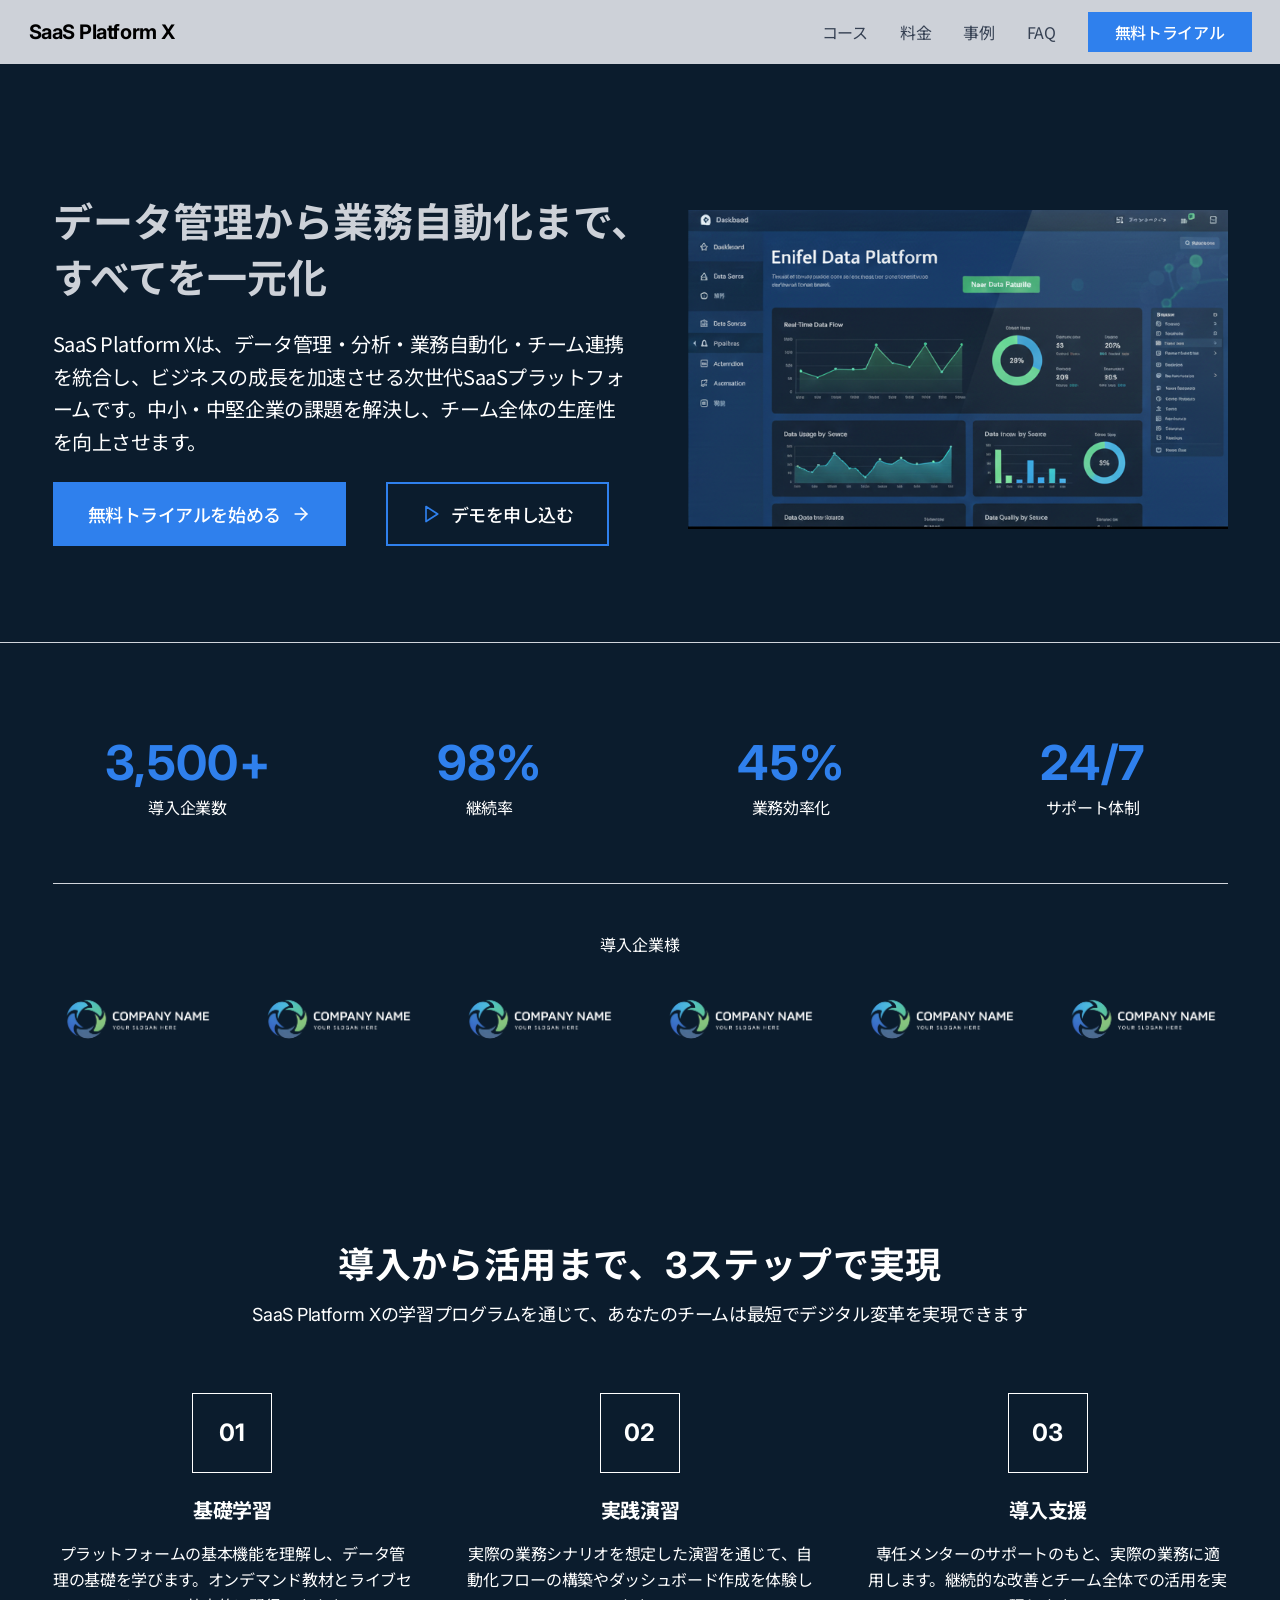
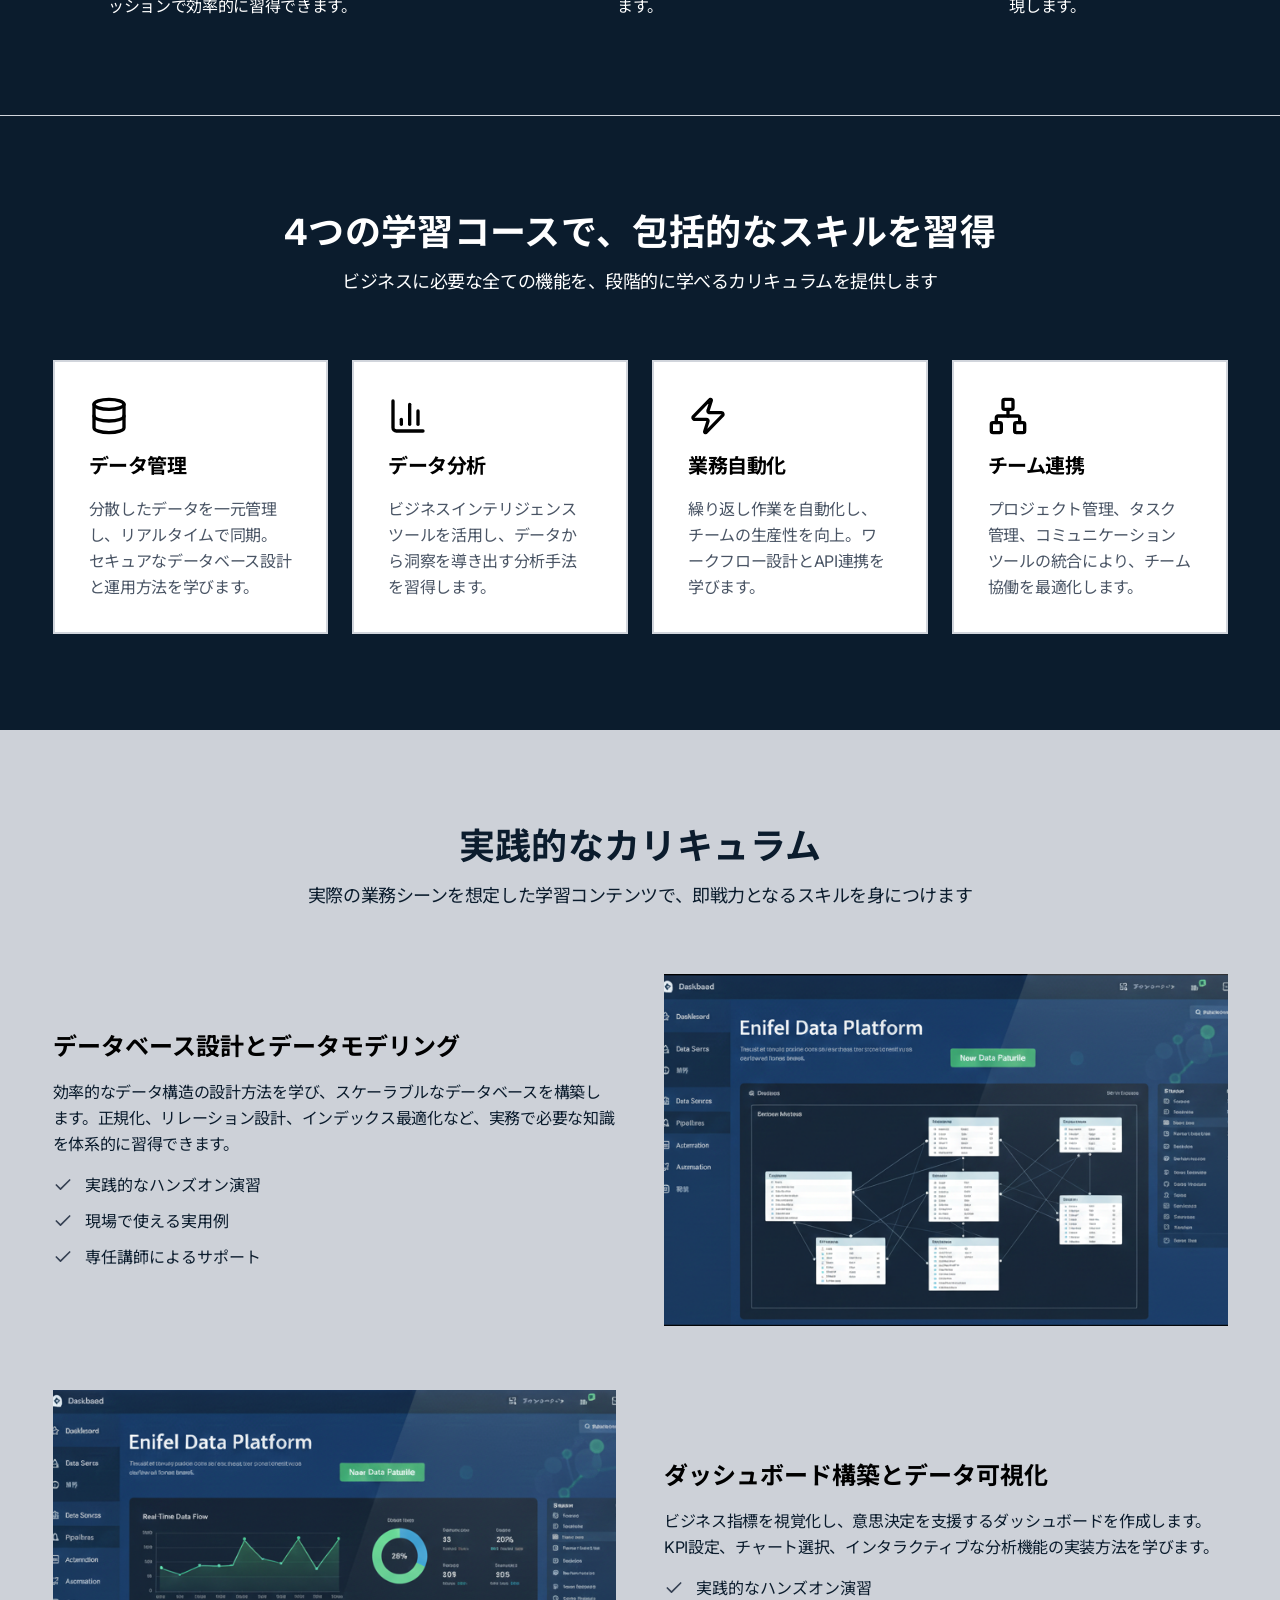
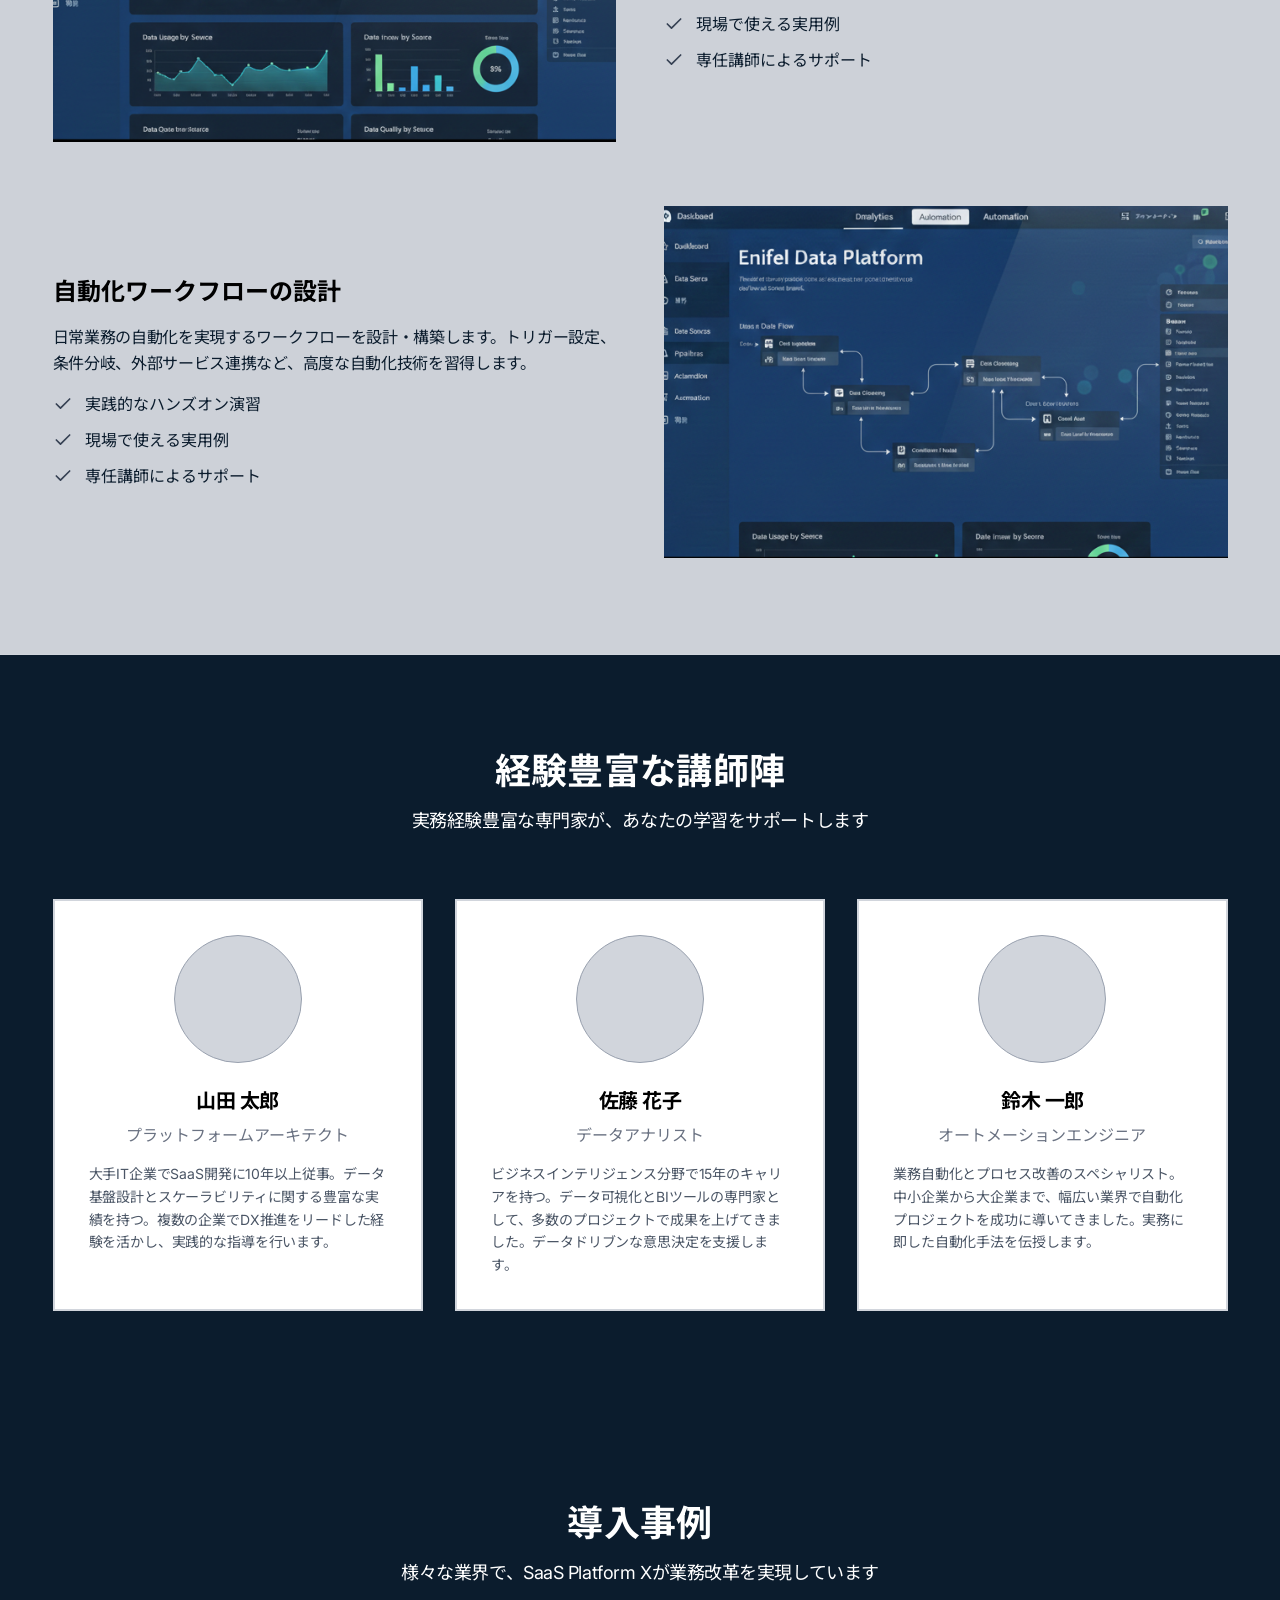
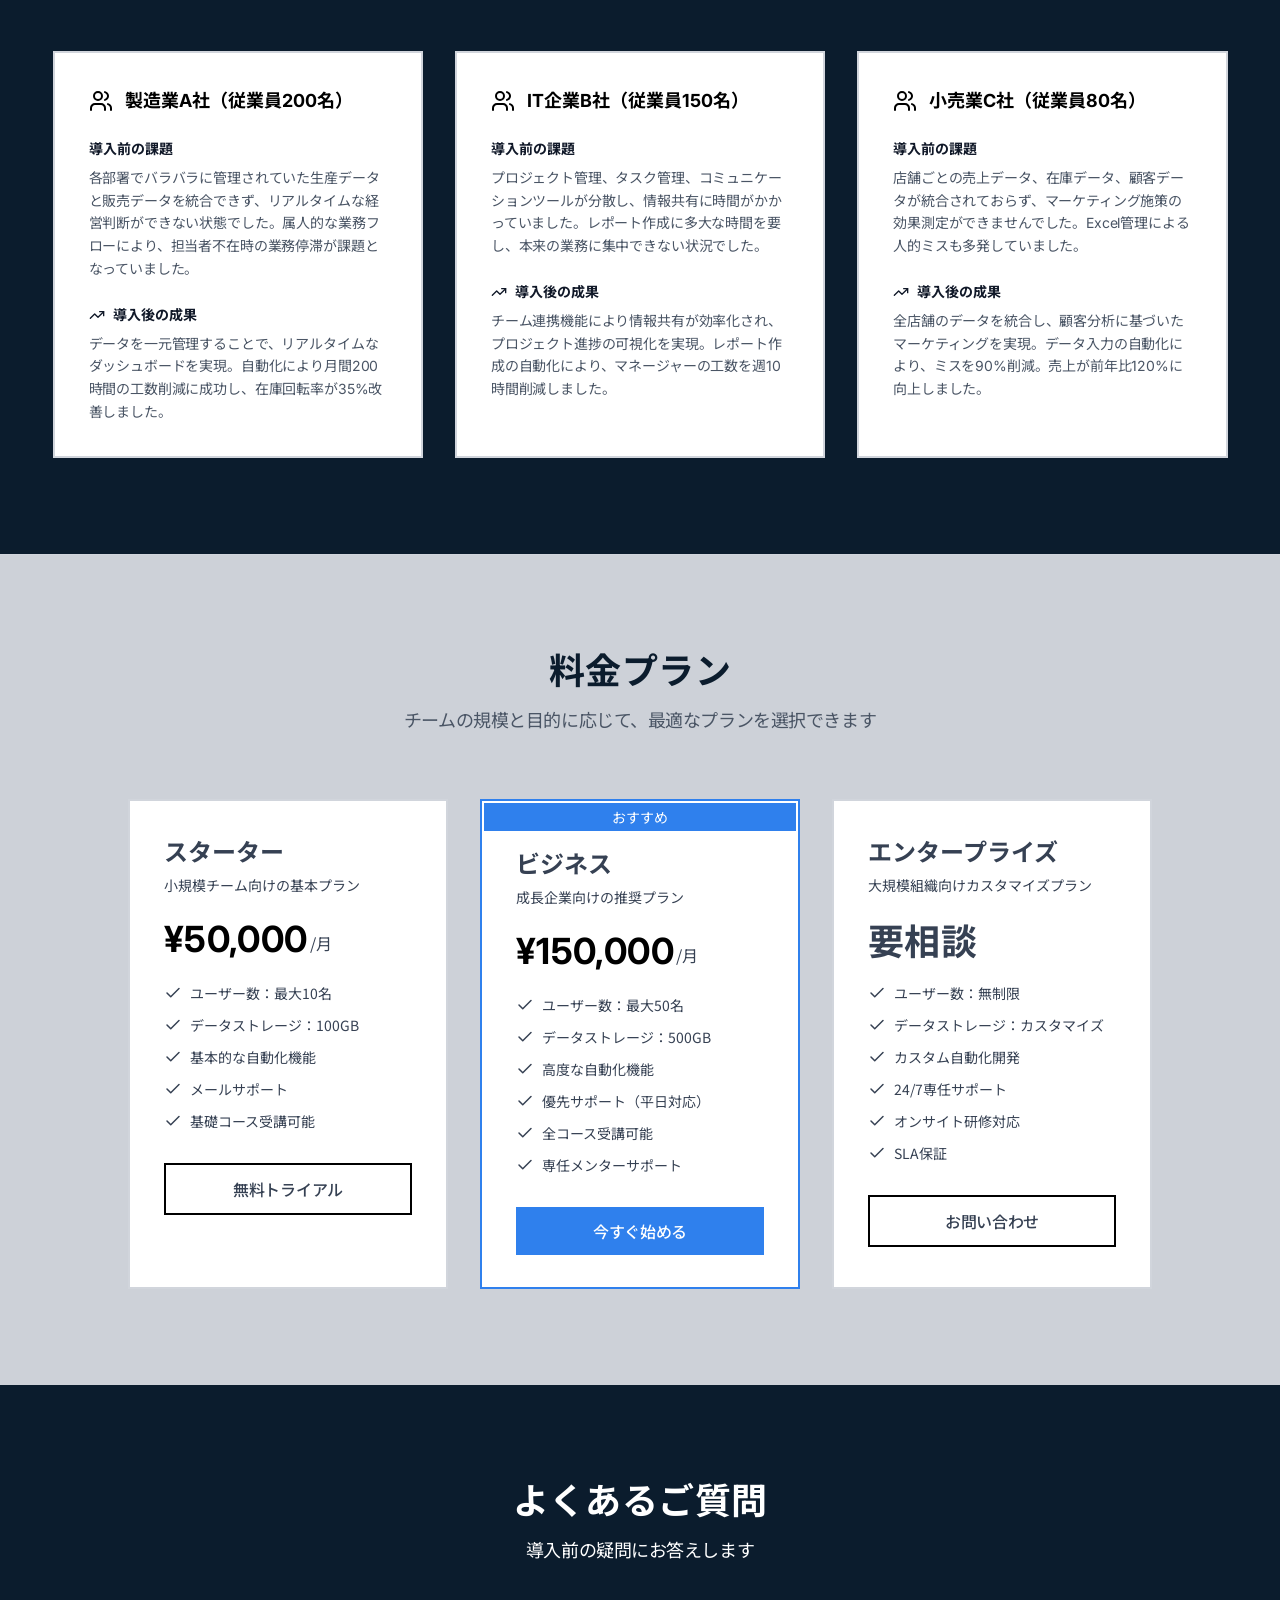
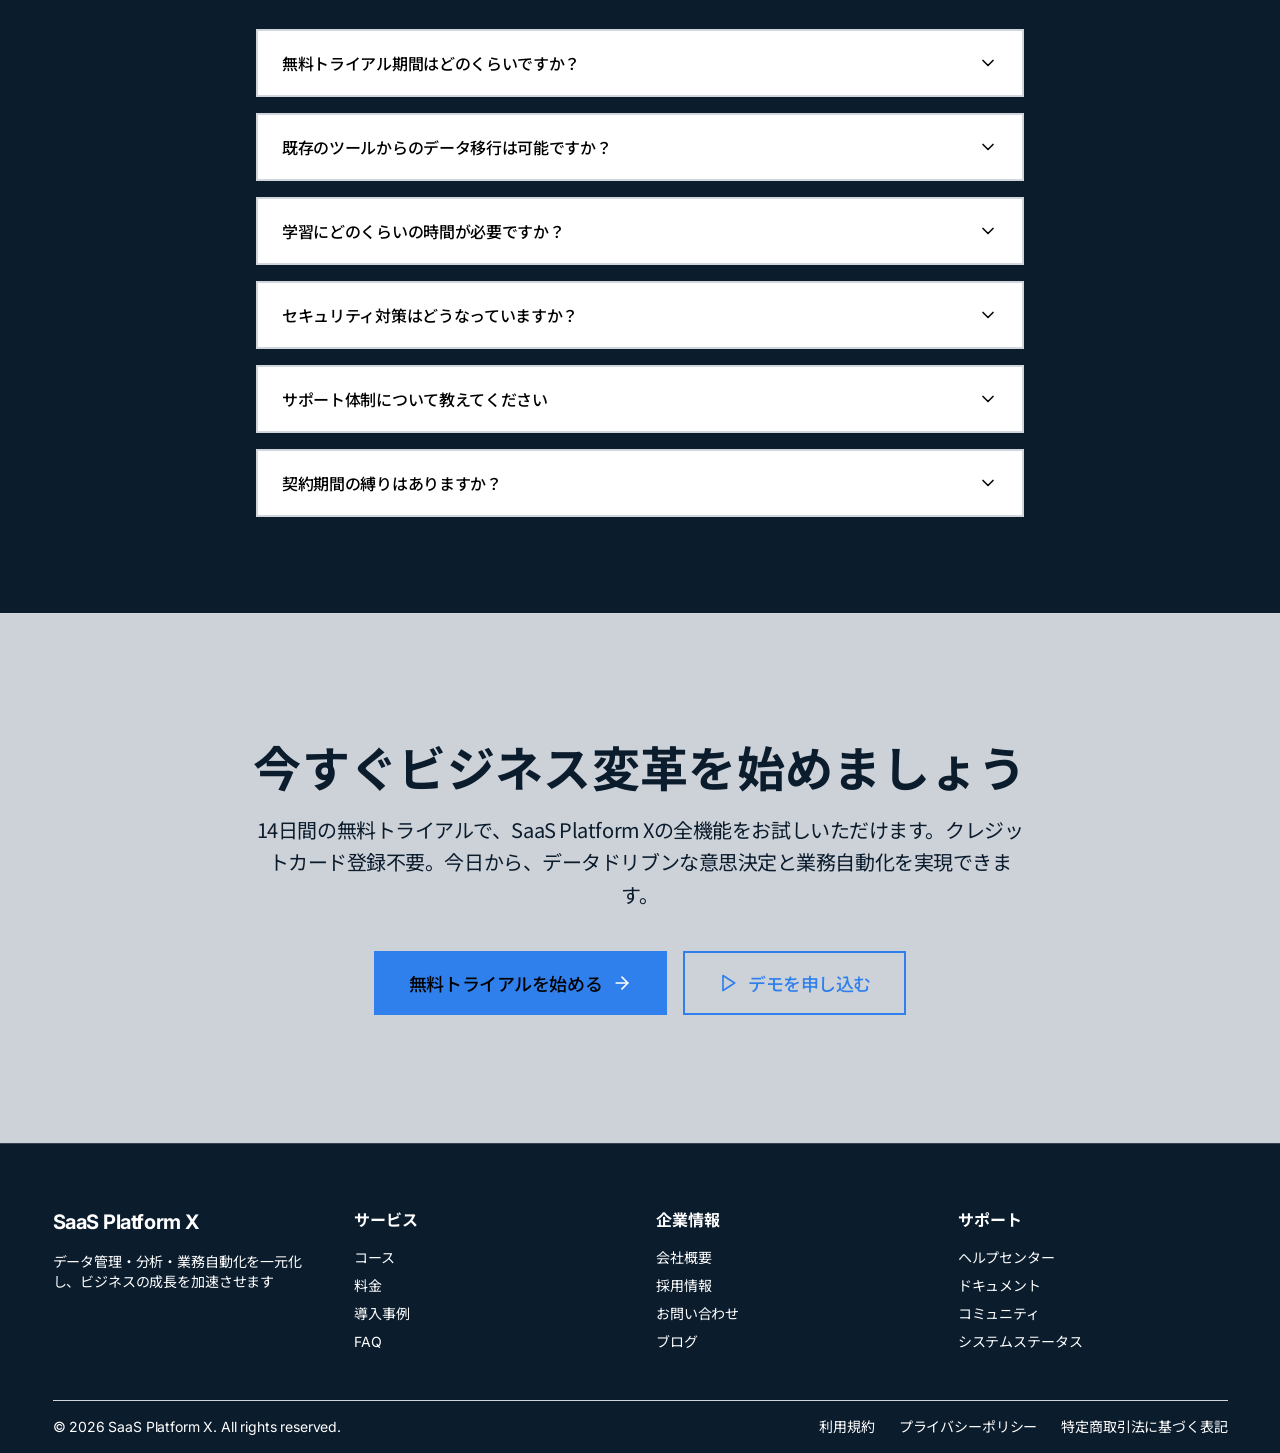
<file: index.html>
<!DOCTYPE html>
<html lang="ja">
<head>
  <meta charset="UTF-8">
  <meta name="viewport" content="width=device-width, initial-scale=1.0">
  <title>SaaS Platform X</title>
  <link rel="preconnect" href="https://fonts.googleapis.com">
  <link rel="preconnect" href="https://fonts.gstatic.com" crossorigin>
  <link href="https://fonts.googleapis.com/css2?family=Inter:wght@400;500;700&family=Noto+Sans+JP:wght@400;500;700&display=swap" rel="stylesheet">
  <link rel="stylesheet" href="css/styles.css">
</head>
<body>
  <header class="site-header">
    <div class="header-inner">
      <a class="brand" href="#top">SaaS Platform X</a>
      <button class="nav-toggle" type="button" aria-expanded="false" aria-controls="site-nav">
        <span class="nav-toggle-label">メニューを開く</span>
        <span class="nav-toggle-bars" aria-hidden="true">
          <span></span>
          <span></span>
          <span></span>
        </span>
      </button>
      <nav class="site-nav" id="site-nav" aria-label="メイン">
        <a href="#courses">コース</a>
        <a href="#pricing">料金</a>
        <a href="#cases">事例</a>
        <a href="#faq">FAQ</a>
        <a class="btn btn-primary btn-nav" href="contact.html?intent=trial">無料トライアル</a>
      </nav>
    </div>
  </header>

  <main id="top">
    <section class="hero">
      <div class="container hero-grid">
        <div class="hero-copy">
          <h1>データ管理から業務自動化まで、すべてを一元化</h1>
          <p>SaaS Platform Xは、データ管理・分析・業務自動化・チーム連携を統合し、ビジネスの成長を加速させる次世代SaaSプラットフォームです。中小・中堅企業の課題を解決し、チーム全体の生産性を向上させます。</p>
          <div class="hero-actions">
            <a class="btn btn-primary btn-lg" href="contact.html?intent=trial">
              無料トライアルを始める
              <img src="assets/images/icon-arrow.svg" alt="" width="20" height="20">
            </a>
            <a class="btn btn-outline btn-lg btn-outline-light" href="contact.html?intent=demo">
              <img src="assets/images/icon-demo.svg" alt="" width="20" height="20">
              デモを申し込む
            </a>
          </div>
        </div>
        <figure class="hero-visual">
          <img src="assets/images/hero-dashboard-6705d8.png" alt="SaaS Platform Xのダッシュボード画面" width="540" height="319">
        </figure>
      </div>
    </section>

    <section class="stats" aria-label="導入実績">
      <div class="container">
        <ul class="stat-grid">
          <li>
            <p class="stat-value">3,500+</p>
            <p class="stat-label">導入企業数</p>
          </li>
          <li>
            <p class="stat-value">98%</p>
            <p class="stat-label">継続率</p>
          </li>
          <li>
            <p class="stat-value">45%</p>
            <p class="stat-label">業務効率化</p>
          </li>
          <li>
            <p class="stat-value">24/7</p>
            <p class="stat-label">サポート体制</p>
          </li>
        </ul>
        <div class="logo-block">
          <p class="logo-caption">導入企業様</p>
          <ul class="logo-row">
            <li><img src="assets/images/company-logo-10d6ec.png" alt="導入企業のロゴ" width="169" height="64"></li>
            <li><img src="assets/images/company-logo-10d6ec.png" alt="" width="169" height="64"></li>
            <li><img src="assets/images/company-logo-10d6ec.png" alt="" width="169" height="64"></li>
            <li><img src="assets/images/company-logo-10d6ec.png" alt="" width="169" height="64"></li>
            <li><img src="assets/images/company-logo-10d6ec.png" alt="" width="169" height="64"></li>
            <li><img src="assets/images/company-logo-10d6ec.png" alt="" width="169" height="64"></li>
          </ul>
        </div>
      </div>
    </section>

    <section class="steps">
      <div class="container">
        <header class="section-heading">
          <h2>導入から活用まで、3ステップで実現</h2>
          <p>SaaS Platform Xの学習プログラムを通じて、あなたのチームは最短でデジタル変革を実現できます</p>
        </header>
        <ol class="step-grid">
          <li>
            <p class="step-no">01</p>
            <h3>基礎学習</h3>
            <p>プラットフォームの基本機能を理解し、データ管理の基礎を学びます。オンデマンド教材とライブセッションで効率的に習得できます。</p>
          </li>
          <li>
            <p class="step-no">02</p>
            <h3>実践演習</h3>
            <p>実際の業務シナリオを想定した演習を通じて、自動化フローの構築やダッシュボード作成を体験します。</p>
          </li>
          <li>
            <p class="step-no">03</p>
            <h3>導入支援</h3>
            <p>専任メンターのサポートのもと、実際の業務に適用します。継続的な改善とチーム全体での活用を実現します。</p>
          </li>
        </ol>
      </div>
    </section>

    <section class="courses" id="courses">
      <div class="container">
        <header class="section-heading">
          <h2>4つの学習コースで、包括的なスキルを習得</h2>
          <p>ビジネスに必要な全ての機能を、段階的に学べるカリキュラムを提供します</p>
        </header>
        <ul class="course-grid">
          <li class="card">
            <img src="assets/images/icon-course-data.svg" alt="" width="40" height="40">
            <h3>データ管理</h3>
            <p>分散したデータを一元管理し、リアルタイムで同期。セキュアなデータベース設計と運用方法を学びます。</p>
          </li>
          <li class="card">
            <img src="assets/images/icon-course-analytics.svg" alt="" width="40" height="40">
            <h3>データ分析</h3>
            <p>ビジネスインテリジェンスツールを活用し、データから洞察を導き出す分析手法を習得します。</p>
          </li>
          <li class="card">
            <img src="assets/images/icon-course-automation.svg" alt="" width="40" height="40">
            <h3>業務自動化</h3>
            <p>繰り返し作業を自動化し、チームの生産性を向上。ワークフロー設計とAPI連携を学びます。</p>
          </li>
          <li class="card">
            <img src="assets/images/icon-course-team.svg" alt="" width="40" height="40">
            <h3>チーム連携</h3>
            <p>プロジェクト管理、タスク管理、コミュニケーションツールの統合により、チーム協働を最適化します。</p>
          </li>
        </ul>
      </div>
    </section>

    <section class="curriculum section-light">
      <div class="container">
        <header class="section-heading">
          <h2>実践的なカリキュラム</h2>
          <p>実際の業務シーンを想定した学習コンテンツで、即戦力となるスキルを身につけます</p>
        </header>
        <div class="curriculum-list">
          <article class="curriculum-item">
            <div class="curriculum-copy">
              <h3>データベース設計とデータモデリング</h3>
              <p>効率的なデータ構造の設計方法を学び、スケーラブルなデータベースを構築します。正規化、リレーション設計、インデックス最適化など、実務で必要な知識を体系的に習得できます。</p>
              <ul class="check-list">
                <li><img src="assets/images/icon-check.svg" alt="" width="20" height="20">実践的なハンズオン演習</li>
                <li><img src="assets/images/icon-check.svg" alt="" width="20" height="20">現場で使える実用例</li>
                <li><img src="assets/images/icon-check.svg" alt="" width="20" height="20">専任講師によるサポート</li>
              </ul>
            </div>
            <figure class="shot">
              <img src="assets/images/curriculum-database.png" alt="データベース設計とデータモデリングの学習画面" width="564" height="352">
            </figure>
          </article>
          <article class="curriculum-item curriculum-item--reverse">
            <div class="curriculum-copy">
              <h3>ダッシュボード構築とデータ可視化</h3>
              <p>ビジネス指標を視覚化し、意思決定を支援するダッシュボードを作成します。KPI設定、チャート選択、インタラクティブな分析機能の実装方法を学びます。</p>
              <ul class="check-list">
                <li><img src="assets/images/icon-check.svg" alt="" width="20" height="20">実践的なハンズオン演習</li>
                <li><img src="assets/images/icon-check.svg" alt="" width="20" height="20">現場で使える実用例</li>
                <li><img src="assets/images/icon-check.svg" alt="" width="20" height="20">専任講師によるサポート</li>
              </ul>
            </div>
            <figure class="shot">
              <img src="assets/images/curriculum-dashboard.png" alt="ダッシュボード構築とデータ可視化の学習画面" width="564" height="352">
            </figure>
          </article>
          <article class="curriculum-item">
            <div class="curriculum-copy">
              <h3>自動化ワークフローの設計</h3>
              <p>日常業務の自動化を実現するワークフローを設計・構築します。トリガー設定、条件分岐、外部サービス連携など、高度な自動化技術を習得します。</p>
              <ul class="check-list">
                <li><img src="assets/images/icon-check.svg" alt="" width="20" height="20">実践的なハンズオン演習</li>
                <li><img src="assets/images/icon-check.svg" alt="" width="20" height="20">現場で使える実用例</li>
                <li><img src="assets/images/icon-check.svg" alt="" width="20" height="20">専任講師によるサポート</li>
              </ul>
            </div>
            <figure class="shot">
              <img src="assets/images/curriculum-workflow.png" alt="自動化ワークフローの設計の学習画面" width="564" height="352">
            </figure>
          </article>
        </div>
      </div>
    </section>

    <section class="instructors">
      <div class="container">
        <header class="section-heading">
          <h2>経験豊富な講師陣</h2>
          <p>実務経験豊富な専門家が、あなたの学習をサポートします</p>
        </header>
        <ul class="people-grid">
          <li class="card person-card">
            <div class="avatar" aria-hidden="true"></div>
            <h3>山田 太郎</h3>
            <p class="role">プラットフォームアーキテクト</p>
            <p>大手IT企業でSaaS開発に10年以上従事。データ基盤設計とスケーラビリティに関する豊富な実績を持つ。複数の企業でDX推進をリードした経験を活かし、実践的な指導を行います。</p>
          </li>
          <li class="card person-card">
            <div class="avatar" aria-hidden="true"></div>
            <h3>佐藤 花子</h3>
            <p class="role">データアナリスト</p>
            <p>ビジネスインテリジェンス分野で15年のキャリアを持つ。データ可視化とBIツールの専門家として、多数のプロジェクトで成果を上げてきました。データドリブンな意思決定を支援します。</p>
          </li>
          <li class="card person-card">
            <div class="avatar" aria-hidden="true"></div>
            <h3>鈴木 一郎</h3>
            <p class="role">オートメーションエンジニア</p>
            <p>業務自動化とプロセス改善のスペシャリスト。中小企業から大企業まで、幅広い業界で自動化プロジェクトを成功に導いてきました。実務に即した自動化手法を伝授します。</p>
          </li>
        </ul>
      </div>
    </section>

    <section class="cases" id="cases">
      <div class="container">
        <header class="section-heading">
          <h2>導入事例</h2>
          <p>様々な業界で、SaaS Platform Xが業務改革を実現しています</p>
        </header>
        <ul class="case-grid">
          <li class="card case-card">
            <h3><img src="assets/images/icon-building.svg" alt="" width="24" height="24">製造業A社（従業員200名）</h3>
            <div>
              <h4>導入前の課題</h4>
              <p>各部署でバラバラに管理されていた生産データと販売データを統合できず、リアルタイムな経営判断ができない状態でした。属人的な業務フローにより、担当者不在時の業務停滞が課題となっていました。</p>
            </div>
            <div>
              <h4><img src="assets/images/icon-check-sm.svg" alt="" width="16" height="16">導入後の成果</h4>
              <p>データを一元管理することで、リアルタイムなダッシュボードを実現。自動化により月間200時間の工数削減に成功し、在庫回転率が35%改善しました。</p>
            </div>
          </li>
          <li class="card case-card">
            <h3><img src="assets/images/icon-building.svg" alt="" width="24" height="24">IT企業B社（従業員150名）</h3>
            <div>
              <h4>導入前の課題</h4>
              <p>プロジェクト管理、タスク管理、コミュニケーションツールが分散し、情報共有に時間がかかっていました。レポート作成に多大な時間を要し、本来の業務に集中できない状況でした。</p>
            </div>
            <div>
              <h4><img src="assets/images/icon-check-sm.svg" alt="" width="16" height="16">導入後の成果</h4>
              <p>チーム連携機能により情報共有が効率化され、プロジェクト進捗の可視化を実現。レポート作成の自動化により、マネージャーの工数を週10時間削減しました。</p>
            </div>
          </li>
          <li class="card case-card">
            <h3><img src="assets/images/icon-building.svg" alt="" width="24" height="24">小売業C社（従業員80名）</h3>
            <div>
              <h4>導入前の課題</h4>
              <p>店舗ごとの売上データ、在庫データ、顧客データが統合されておらず、マーケティング施策の効果測定ができませんでした。Excel管理による人的ミスも多発していました。</p>
            </div>
            <div>
              <h4><img src="assets/images/icon-check-sm.svg" alt="" width="16" height="16">導入後の成果</h4>
              <p>全店舗のデータを統合し、顧客分析に基づいたマーケティングを実現。データ入力の自動化により、ミスを90%削減。売上が前年比120%に向上しました。</p>
            </div>
          </li>
        </ul>
      </div>
    </section>

    <section class="pricing section-light" id="pricing">
      <div class="container">
        <header class="section-heading">
          <h2>料金プラン</h2>
          <p>チームの規模と目的に応じて、最適なプランを選択できます</p>
        </header>
        <ul class="plan-grid">
          <li class="card plan-card">
            <h3>スターター</h3>
            <p class="plan-lead">小規模チーム向けの基本プラン</p>
            <p class="plan-price"><span>¥50,000</span><small>/月</small></p>
            <ul class="plan-list">
              <li><img src="assets/images/icon-check-plan.svg" alt="" width="18" height="18">ユーザー数：最大10名</li>
              <li><img src="assets/images/icon-check-plan.svg" alt="" width="18" height="18">データストレージ：100GB</li>
              <li><img src="assets/images/icon-check-plan.svg" alt="" width="18" height="18">基本的な自動化機能</li>
              <li><img src="assets/images/icon-check-plan.svg" alt="" width="18" height="18">メールサポート</li>
              <li><img src="assets/images/icon-check-plan.svg" alt="" width="18" height="18">基礎コース受講可能</li>
            </ul>
            <a class="btn btn-outline btn-block" href="contact.html?intent=trial">無料トライアル</a>
          </li>
          <li class="card plan-card plan-card--featured">
            <p class="plan-badge">おすすめ</p>
            <h3>ビジネス</h3>
            <p class="plan-lead">成長企業向けの推奨プラン</p>
            <p class="plan-price"><span>¥150,000</span><small>/月</small></p>
            <ul class="plan-list">
              <li><img src="assets/images/icon-check-plan.svg" alt="" width="18" height="18">ユーザー数：最大50名</li>
              <li><img src="assets/images/icon-check-plan.svg" alt="" width="18" height="18">データストレージ：500GB</li>
              <li><img src="assets/images/icon-check-plan.svg" alt="" width="18" height="18">高度な自動化機能</li>
              <li><img src="assets/images/icon-check-plan.svg" alt="" width="18" height="18">優先サポート（平日対応）</li>
              <li><img src="assets/images/icon-check-plan.svg" alt="" width="18" height="18">全コース受講可能</li>
              <li><img src="assets/images/icon-check-plan.svg" alt="" width="18" height="18">専任メンターサポート</li>
            </ul>
            <a class="btn btn-primary btn-block" href="contact.html?intent=trial">今すぐ始める</a>
          </li>
          <li class="card plan-card">
            <h3>エンタープライズ</h3>
            <p class="plan-lead">大規模組織向けカスタマイズプラン</p>
            <p class="plan-price plan-price--consult"><span>要相談</span></p>
            <ul class="plan-list">
              <li><img src="assets/images/icon-check-plan.svg" alt="" width="18" height="18">ユーザー数：無制限</li>
              <li><img src="assets/images/icon-check-plan.svg" alt="" width="18" height="18">データストレージ：カスタマイズ</li>
              <li><img src="assets/images/icon-check-plan.svg" alt="" width="18" height="18">カスタム自動化開発</li>
              <li><img src="assets/images/icon-check-plan.svg" alt="" width="18" height="18">24/7専任サポート</li>
              <li><img src="assets/images/icon-check-plan.svg" alt="" width="18" height="18">オンサイト研修対応</li>
              <li><img src="assets/images/icon-check-plan.svg" alt="" width="18" height="18">SLA保証</li>
            </ul>
            <a class="btn btn-outline btn-block" href="contact.html">お問い合わせ</a>
          </li>
        </ul>
      </div>
    </section>

    <section class="faq" id="faq">
      <div class="container container-narrow">
        <header class="section-heading">
          <h2>よくあるご質問</h2>
          <p>導入前の疑問にお答えします</p>
        </header>
        <div class="faq-list">
          <article class="faq-item">
            <h3>
              <button class="faq-trigger" type="button" aria-expanded="false">
                <span class="faq-copy">
                  <span class="faq-question">無料トライアル期間はどのくらいですか？</span>
                  <span class="faq-answer">
                    <span class="faq-answer-inner">▶︎ 1ヶ月間無料でお使いいただけます。</span>
                  </span>
                </span>
                <img class="faq-chevron" src="assets/images/icon-chevron.svg" alt="" width="20" height="20">
              </button>
            </h3>
          </article>
          <article class="faq-item">
            <h3>
              <button class="faq-trigger" type="button" aria-expanded="false">
                <span class="faq-copy">
                  <span class="faq-question">既存のツールからのデータ移行は可能ですか？</span>
                </span>
                <img class="faq-chevron" src="assets/images/icon-chevron.svg" alt="" width="20" height="20">
              </button>
            </h3>
          </article>
          <article class="faq-item">
            <h3>
              <button class="faq-trigger" type="button" aria-expanded="false">
                <span class="faq-copy">
                  <span class="faq-question">学習にどのくらいの時間が必要ですか？</span>
                </span>
                <img class="faq-chevron" src="assets/images/icon-chevron.svg" alt="" width="20" height="20">
              </button>
            </h3>
          </article>
          <article class="faq-item">
            <h3>
              <button class="faq-trigger" type="button" aria-expanded="false">
                <span class="faq-copy">
                  <span class="faq-question">セキュリティ対策はどうなっていますか？</span>
                </span>
                <img class="faq-chevron" src="assets/images/icon-chevron.svg" alt="" width="20" height="20">
              </button>
            </h3>
          </article>
          <article class="faq-item">
            <h3>
              <button class="faq-trigger" type="button" aria-expanded="false">
                <span class="faq-copy">
                  <span class="faq-question">サポート体制について教えてください</span>
                </span>
                <img class="faq-chevron" src="assets/images/icon-chevron.svg" alt="" width="20" height="20">
              </button>
            </h3>
          </article>
          <article class="faq-item">
            <h3>
              <button class="faq-trigger" type="button" aria-expanded="false">
                <span class="faq-copy">
                  <span class="faq-question">契約期間の縛りはありますか？</span>
                </span>
                <img class="faq-chevron" src="assets/images/icon-chevron.svg" alt="" width="20" height="20">
              </button>
            </h3>
          </article>
        </div>
      </div>
    </section>

    <section class="cta section-light">
      <div class="container cta-inner">
        <h2>今すぐビジネス変革を始めましょう</h2>
        <p>14日間の無料トライアルで、SaaS Platform Xの全機能をお試しいただけます。クレジットカード登録不要。今日から、データドリブンな意思決定と業務自動化を実現できます。</p>
        <div class="cta-actions">
          <a class="btn btn-primary btn-lg btn-on-light" href="contact.html?intent=trial">
            無料トライアルを始める
            <img src="assets/images/icon-arrow.svg" alt="" width="20" height="20">
          </a>
          <a class="btn btn-outline btn-lg btn-outline-blue" href="contact.html?intent=demo">
            <img src="assets/images/icon-demo.svg" alt="" width="20" height="20">
            デモを申し込む
          </a>
        </div>
      </div>
    </section>
  </main>

  <footer class="site-footer">
    <div class="container">
      <div class="footer-grid">
        <div class="footer-brand">
          <p class="brand brand-light">SaaS Platform X</p>
          <p>データ管理・分析・業務自動化を一元化し、ビジネスの成長を加速させます</p>
        </div>
        <div>
          <h2>サービス</h2>
          <ul>
            <li><a href="#courses">コース</a></li>
            <li><a href="#pricing">料金</a></li>
            <li><a href="#cases">導入事例</a></li>
            <li><a href="#faq">FAQ</a></li>
          </ul>
        </div>
        <div>
          <h2>企業情報</h2>
          <ul>
            <li><a href="#">会社概要</a></li>
            <li><a href="#">採用情報</a></li>
            <li><a href="contact.html">お問い合わせ</a></li>
            <li><a href="#">ブログ</a></li>
          </ul>
        </div>
        <div>
          <h2>サポート</h2>
          <ul>
            <li><a href="#">ヘルプセンター</a></li>
            <li><a href="#">ドキュメント</a></li>
            <li><a href="#">コミュニティ</a></li>
            <li><a href="#">システムステータス</a></li>
          </ul>
        </div>
      </div>
      <div class="footer-bottom">
        <p>© 2026 SaaS Platform X. All rights reserved.</p>
        <ul>
          <li><a href="#">利用規約</a></li>
          <li><a href="#">プライバシーポリシー</a></li>
          <li><a href="#">特定商取引法に基づく表記</a></li>
        </ul>
      </div>
    </div>
  </footer>

  <script src="js/main.js"></script>
</body>
</html>
</file>
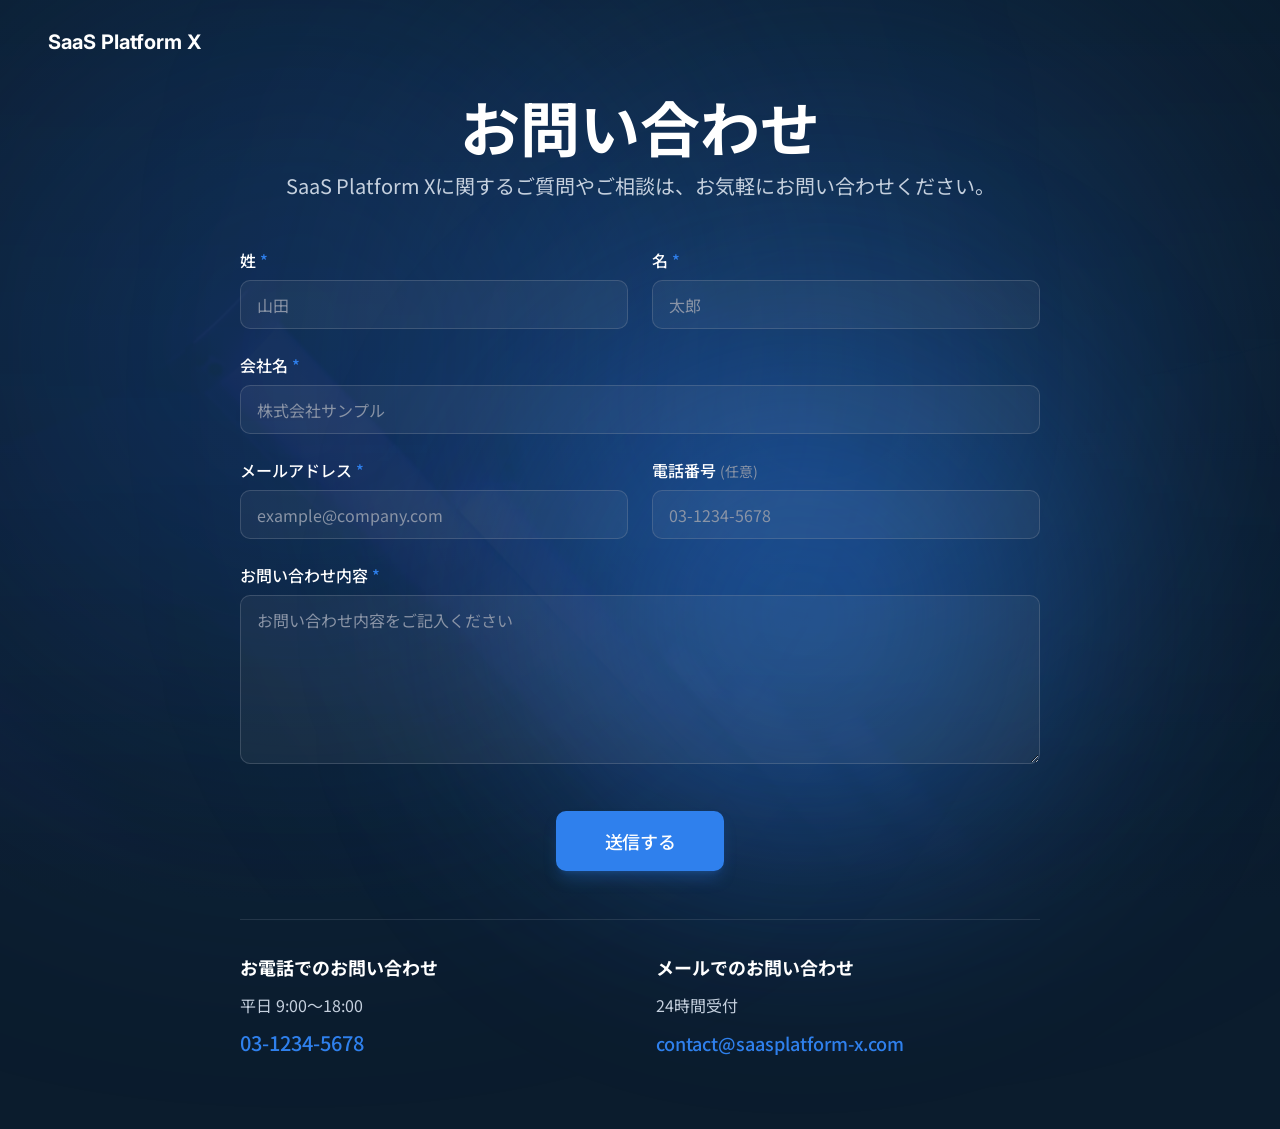
<file: contact.html>
<!DOCTYPE html>
<html lang="ja">
<head>
  <meta charset="UTF-8">
  <meta name="viewport" content="width=device-width, initial-scale=1.0">
  <title>お問い合わせ | SaaS Platform X</title>
  <link rel="preconnect" href="https://fonts.googleapis.com">
  <link rel="preconnect" href="https://fonts.gstatic.com" crossorigin>
  <link href="https://fonts.googleapis.com/css2?family=Inter:wght@400;500;700&family=Noto+Sans+JP:wght@400;500;700&display=swap" rel="stylesheet">
  <link rel="stylesheet" href="css/styles.css">
</head>
<body class="contact-page">
  <div class="contact-bg" aria-hidden="true">
    <img class="contact-photo" src="assets/images/contact-bg.png" alt="">
    <div class="contact-gradient"></div>
    <img class="contact-waves" src="assets/images/contact-grid.svg" alt="">
    <span class="orb orb-a"></span>
    <span class="orb orb-b"></span>
    <span class="orb orb-c"></span>
  </div>

  <a class="contact-brand" href="index.html">SaaS Platform X</a>

  <main class="contact-main">
    <header class="contact-heading">
      <h1>お問い合わせ</h1>
      <p>SaaS Platform Xに関するご質問やご相談は、お気軽にお問い合わせください。</p>
    </header>

    <form class="contact-form" id="contact-form" novalidate>
      <div class="field-row">
        <div class="field">
          <label for="last-name">姓 <span class="req" aria-hidden="true">*</span></label>
          <input id="last-name" name="lastName" type="text" placeholder="山田" autocomplete="family-name" required>
          <p class="field-error" id="last-name-error" hidden></p>
        </div>
        <div class="field">
          <label for="first-name">名 <span class="req" aria-hidden="true">*</span></label>
          <input id="first-name" name="firstName" type="text" placeholder="太郎" autocomplete="given-name" required>
          <p class="field-error" id="first-name-error" hidden></p>
        </div>
      </div>

      <div class="field">
        <label for="company">会社名 <span class="req" aria-hidden="true">*</span></label>
        <input id="company" name="company" type="text" placeholder="株式会社サンプル" autocomplete="organization" required>
        <p class="field-error" id="company-error" hidden></p>
      </div>

      <div class="field-row">
        <div class="field">
          <label for="email">メールアドレス <span class="req" aria-hidden="true">*</span></label>
          <input id="email" name="email" type="email" placeholder="example@company.com" autocomplete="email" required>
          <p class="field-error" id="email-error" hidden></p>
        </div>
        <div class="field">
          <label for="phone">電話番号 <span class="optional">(任意)</span></label>
          <input id="phone" name="phone" type="tel" placeholder="03-1234-5678" autocomplete="tel">
          <p class="field-error" id="phone-error" hidden></p>
        </div>
      </div>

      <div class="field">
        <label for="message">お問い合わせ内容 <span class="req" aria-hidden="true">*</span></label>
        <textarea id="message" name="message" placeholder="お問い合わせ内容をご記入ください" required></textarea>
        <p class="field-error" id="message-error" hidden></p>
      </div>

      <div class="form-submit">
        <button class="btn btn-primary btn-send" type="submit">送信する</button>
      </div>
    </form>

    <div class="form-success" id="form-success" tabindex="-1" hidden>
      <h2>送信しました</h2>
      <p>お問い合わせありがとうございます。内容を確認のうえ、担当者よりご連絡します。</p>
      <a class="btn btn-outline btn-outline-blue" href="index.html">トップへ戻る</a>
    </div>

    <aside class="contact-channels">
      <div>
        <h2>お電話でのお問い合わせ</h2>
        <p>平日 9:00〜18:00</p>
        <p class="contact-value"><a href="tel:0312345678">03-1234-5678</a></p>
      </div>
      <div>
        <h2>メールでのお問い合わせ</h2>
        <p>24時間受付</p>
        <p class="contact-value"><a href="mailto:contact@saasplatform-x.com">contact@saasplatform-x.com</a></p>
      </div>
    </aside>
  </main>

  <script src="js/main.js"></script>
</body>
</html>
</file>
<file: css/styles.css>
:root {
  --navy: #0b1c2d;
  --line: #d1d5dc;
  --mist: #cdd1d8;
  --white: #ffffff;
  --blue: #2f80ed;
  --black: #000000;
  --ink: #101828;
  --slate: #364153;
  --body: #4a5565;
  --muted: #6a7282;
  --silver: #99a1af;
  --ash: #8a94a6;
  --mist-text: #c5d0de;
  --header: 64px;
  --font: "Noto Sans JP", "Hiragino Sans", sans-serif;
  --display: Inter, "Noto Sans JP", sans-serif;
}

*,
*::before,
*::after {
  box-sizing: border-box;
}

html {
  scroll-behavior: smooth;
}

body {
  margin: 0;
  background: var(--navy);
  color: var(--white);
  font-family: var(--font);
  font-size: 16px;
  line-height: 1.6;
}

img {
  max-width: 100%;
  display: block;
}

a {
  color: inherit;
  text-decoration: none;
}

button,
input,
textarea {
  font-family: inherit;
}

h1,
h2,
h3,
h4,
p,
ul,
ol {
  margin: 0;
}

ul,
ol {
  padding: 0;
  list-style: none;
}

.container {
  width: min(1175px, calc(100% - 96px));
  margin: 0 auto;
}

.container-narrow {
  width: min(768px, calc(100% - 96px));
}

.section-heading {
  margin-bottom: 64px;
  text-align: center;
}

.section-heading h2 {
  font-family: var(--display);
  font-size: 36px;
  font-weight: 700;
  line-height: 40px;
  letter-spacing: 0.0103em;
}

.section-heading p {
  margin-top: 16px;
  font-family: var(--display);
  font-size: 18px;
  font-weight: 400;
  line-height: 28px;
  letter-spacing: -0.0244em;
}

.section-light {
  background: var(--mist);
  color: var(--navy);
}

.section-light .section-heading h2,
.section-light .section-heading p {
  color: var(--navy);
}

.pricing .section-heading p {
  color: var(--body);
}

.site-header {
  position: sticky;
  top: 0;
  z-index: 20;
  height: var(--header);
  background: var(--mist);
  color: var(--black);
}

.header-inner {
  display: flex;
  align-items: center;
  justify-content: space-between;
  width: min(1223px, calc(100% - 48px));
  height: 100%;
  margin: 0 auto;
}

.brand {
  font-family: var(--display);
  font-size: 20px;
  font-weight: 700;
  line-height: 28px;
  letter-spacing: -0.0225em;
  color: var(--black);
}

.brand-light {
  color: var(--white);
}

.site-nav {
  display: flex;
  align-items: center;
  gap: 32px;
}

.site-nav a:not(.btn) {
  color: var(--slate);
  font-size: 16px;
  line-height: 24px;
  letter-spacing: -0.0195em;
}

.site-nav a:not(.btn):hover {
  color: var(--blue);
}

.nav-toggle {
  display: none;
  width: 44px;
  height: 44px;
  padding: 0;
  border: 0;
  background: transparent;
  cursor: pointer;
}

.nav-toggle-label {
  position: absolute;
  width: 1px;
  height: 1px;
  padding: 0;
  margin: -1px;
  overflow: hidden;
  clip: rect(0, 0, 0, 0);
  white-space: nowrap;
  border: 0;
}

.nav-toggle-bars {
  display: flex;
  flex-direction: column;
  justify-content: center;
  gap: 6px;
  width: 24px;
  margin: 0 auto;
}

.nav-toggle-bars span {
  display: block;
  width: 24px;
  height: 2px;
  background: var(--navy);
  transition: transform 0.2s ease, opacity 0.2s ease;
}

.btn {
  display: inline-flex;
  align-items: center;
  justify-content: center;
  gap: 10px;
  border: 2px solid transparent;
  background: transparent;
  color: var(--white);
  font-size: 16px;
  font-weight: 500;
  line-height: 24px;
  letter-spacing: -0.0195em;
  cursor: pointer;
  text-align: center;
}

.btn-primary {
  background: var(--blue);
  border-color: var(--blue);
  color: var(--white);
}

.btn-primary:hover {
  filter: brightness(1.08);
}

.btn-outline {
  border-color: var(--black);
  color: var(--slate);
  background: var(--white);
}

.btn-outline:hover,
.btn-outline-blue:hover,
.btn-outline-light:hover {
  background: rgba(47, 128, 237, 0.08);
}

.btn-outline-light {
  border-color: var(--blue);
  color: var(--white);
  background: transparent;
}

.btn-outline-blue {
  border-color: var(--blue);
  color: var(--blue);
  background: transparent;
}

.btn-on-light {
  color: var(--black);
}

.btn-lg {
  height: 64px;
  padding: 0 33px;
  font-size: 18px;
  line-height: 28px;
  letter-spacing: -0.0244em;
  white-space: nowrap;
}

.btn-nav {
  height: 40px;
  padding: 0 25px;
}

.btn-block {
  width: 100%;
  height: 52px;
}

.plan-card--featured .btn-block {
  height: 48px;
  border-color: var(--blue);
}

.hero {
  padding: 128px 0 96px;
  border-bottom: 1px solid var(--line);
}

.hero-grid {
  display: grid;
  grid-template-columns: minmax(0, 1fr) minmax(280px, 540px);
  gap: 32px;
  align-items: center;
}

.hero-copy {
  display: flex;
  flex-direction: column;
  gap: 24px;
  max-width: 605px;
}

.hero h1 {
  font-size: 40px;
  font-weight: 700;
  line-height: 56px;
  color: var(--mist);
}

.hero-copy > p {
  max-width: 576px;
  font-size: 20px;
  font-weight: 400;
  line-height: 32.5px;
  letter-spacing: -0.0225em;
}

.hero-actions,
.cta-actions {
  display: flex;
  flex-wrap: wrap;
  gap: 40px;
}

.hero-visual {
  margin: 0;
}

.hero-visual img {
  width: 100%;
  height: 319px;
  object-fit: cover;
}

.stats {
  padding: 96px 0;
}

.stat-grid {
  display: grid;
  grid-template-columns: repeat(4, 1fr);
  gap: 32px;
  text-align: center;
}

.stat-value {
  font-family: var(--display);
  font-size: 48px;
  font-weight: 700;
  line-height: 48px;
  letter-spacing: 0.0073em;
  color: var(--blue);
}

.stat-label {
  margin-top: 8px;
  font-size: 16px;
  line-height: 24px;
  letter-spacing: -0.0195em;
}

.logo-block {
  margin-top: 64px;
  padding-top: 49px;
  border-top: 1px solid var(--line);
}

.logo-caption {
  margin-bottom: 32px;
  font-family: var(--display);
  font-size: 16px;
  line-height: 24px;
  text-align: center;
}

.logo-row {
  display: grid;
  grid-template-columns: repeat(6, 1fr);
  gap: 32px;
}

.logo-row img {
  width: 100%;
  height: 64px;
  object-fit: fill;
  mix-blend-mode: screen;
}

.steps {
  padding: 96px 0;
  border-bottom: 1px solid var(--line);
}

.step-grid,
.course-grid,
.people-grid,
.case-grid {
  display: grid;
  gap: 32px;
}

.step-grid {
  grid-template-columns: repeat(3, 1fr);
  gap: 48px;
  text-align: center;
}

.step-no {
  display: flex;
  align-items: center;
  justify-content: center;
  width: 80px;
  height: 80px;
  margin: 0 auto;
  border: 1px solid var(--white);
  font-family: var(--display);
  font-size: 24px;
  font-weight: 700;
  line-height: 32px;
}

.step-grid h3,
.person-card h3 {
  margin-top: 24px;
  font-family: var(--display);
  font-size: 20px;
  font-weight: 700;
  line-height: 28px;
  letter-spacing: -0.0225em;
}

.step-grid p:last-child {
  margin-top: 16px;
  font-family: var(--display);
  font-size: 16px;
  line-height: 26px;
  letter-spacing: -0.0195em;
}

.courses {
  padding: 96px 0;
}

.course-grid {
  grid-template-columns: repeat(4, 1fr);
  gap: 24px;
}

.card {
  background: var(--white);
  border: 2px solid var(--line);
  color: var(--black);
}

.course-grid .card,
.case-card {
  padding: 34px 34px 32px;
}

.course-grid h3 {
  margin-top: 16px;
  font-family: var(--display);
  font-size: 20px;
  font-weight: 700;
  line-height: 28px;
  letter-spacing: -0.0225em;
}

.course-grid p,
.case-card p,
.person-card > p:last-child {
  margin-top: 16px;
  color: var(--body);
  font-family: var(--display);
  font-size: 16px;
  line-height: 26px;
  letter-spacing: -0.0195em;
}

.curriculum {
  padding: 96px 0;
  border-bottom: 1px solid var(--line);
}

.curriculum-list {
  display: flex;
  flex-direction: column;
  gap: 64px;
}

.curriculum-item {
  display: grid;
  grid-template-columns: 1fr 1fr;
  gap: 48px;
  align-items: center;
}

.curriculum-item--reverse .curriculum-copy {
  order: 2;
}

.curriculum-copy h3 {
  font-family: var(--display);
  font-size: 24px;
  font-weight: 700;
  line-height: 32px;
  color: var(--black);
}

.curriculum-copy > p {
  margin-top: 16px;
  color: var(--navy);
  font-family: var(--display);
  font-size: 16px;
  line-height: 26px;
  letter-spacing: -0.0195em;
}

.check-list,
.plan-list {
  display: flex;
  flex-direction: column;
  gap: 12px;
  margin-top: 16px;
}

.check-list li,
.plan-list li {
  display: flex;
  align-items: center;
  gap: 12px;
  color: var(--navy);
  font-family: var(--display);
  font-size: 16px;
  line-height: 24px;
}

.plan-list li {
  gap: 8px;
  color: var(--slate);
  font-family: var(--font);
  font-size: 14px;
  line-height: 20px;
}

.shot {
  height: 352px;
  margin: 0;
  overflow: hidden;
}

.shot img {
  width: 100%;
  height: 100%;
  object-fit: cover;
}

.instructors,
.cases,
.pricing,
.faq {
  padding: 96px 0;
}

.cases,
.faq {
  border-bottom: 1px solid var(--line);
}

.people-grid,
.case-grid {
  grid-template-columns: repeat(3, 1fr);
}

.person-card {
  padding: 34px 34px 32px;
  text-align: center;
}

.avatar {
  width: 128px;
  height: 128px;
  margin: 0 auto;
  border: 1px solid var(--silver);
  border-radius: 50%;
  background: var(--line);
}

.role {
  margin-top: 8px;
  color: var(--muted);
  font-family: var(--display);
  font-size: 16px;
  line-height: 24px;
}

.person-card > p:last-child {
  margin-top: 16px;
  text-align: left;
  font-size: 14px;
  line-height: 22.75px;
  letter-spacing: -0.0107em;
}

.case-card {
  display: flex;
  flex-direction: column;
  gap: 24px;
}

.case-card h3,
.case-card h4 {
  display: flex;
  align-items: center;
  gap: 12px;
  font-family: var(--display);
  font-weight: 700;
  color: var(--black);
}

.case-card h3 {
  font-size: 18px;
  line-height: 28px;
}

.case-card h4 {
  gap: 8px;
  font-size: 14px;
  line-height: 20px;
  color: var(--ink);
}

.case-card p {
  margin-top: 8px;
  font-size: 14px;
  line-height: 22.75px;
  letter-spacing: -0.0107em;
}

.plan-grid {
  display: grid;
  grid-template-columns: repeat(3, 1fr);
  gap: 32px;
  width: min(1024px, 100%);
  margin: 0 auto;
}

.plan-card {
  position: relative;
  display: flex;
  flex-direction: column;
  padding: 34px 34px 32px;
}

.plan-card h3 {
  font-size: 24px;
  font-weight: 700;
  line-height: 32px;
  color: var(--slate);
}

.plan-lead {
  margin-top: 8px;
  color: var(--slate);
  font-size: 14px;
  line-height: 20px;
}

.plan-price {
  display: flex;
  align-items: flex-end;
  gap: 2px;
  margin-top: 24px;
  color: var(--black);
}

.plan-price span {
  font-family: var(--display);
  font-size: 36px;
  font-weight: 700;
  line-height: 40px;
  letter-spacing: 0.0103em;
}

.plan-price small {
  margin-bottom: 4px;
  color: var(--slate);
  font-size: 16px;
  line-height: 24px;
}

.plan-price--consult span {
  color: var(--slate);
  font-family: var(--font);
}

.plan-list {
  margin-top: 24px;
  margin-bottom: 32px;
}

.plan-card--featured {
  border-color: var(--blue);
  padding-top: 46px;
}

.plan-badge {
  position: absolute;
  top: 2px;
  left: 2px;
  right: 2px;
  height: 28px;
  background: var(--blue);
  color: var(--white);
  font-size: 14px;
  line-height: 28px;
  text-align: center;
}

.faq-list {
  display: flex;
  flex-direction: column;
  gap: 16px;
}

.faq-item {
  background: var(--white);
  border: 2px solid var(--line);
}

.faq-item h3 {
  font-size: inherit;
  font-weight: inherit;
}

.faq-trigger {
  display: flex;
  align-items: center;
  justify-content: space-between;
  gap: 16px;
  width: 100%;
  min-height: 64px;
  padding: 0 24px;
  border: 0;
  background: transparent;
  color: var(--black);
  text-align: left;
  cursor: pointer;
}

.faq-copy {
  display: flex;
  flex-direction: column;
  min-width: 0;
}

.faq-question {
  font-size: 16px;
  font-weight: 500;
  line-height: 24px;
  letter-spacing: -0.0195em;
}

.faq-answer {
  display: grid;
  grid-template-rows: 0fr;
  transition: grid-template-rows 0.28s ease, margin-top 0.28s ease;
}

.faq-answer-inner {
  overflow: hidden;
  font-size: 16px;
  font-weight: 500;
  line-height: 24px;
  letter-spacing: -0.0195em;
}

.faq-item.is-open:has(.faq-answer) .faq-trigger {
  align-items: center;
  min-height: 116px;
  padding-top: 22px;
  padding-bottom: 22px;
}

.faq-item.is-open .faq-answer {
  grid-template-rows: 1fr;
  margin-top: 16px;
}

.faq-chevron {
  flex: 0 0 auto;
  transition: transform 0.25s ease;
}

.faq-item.is-open .faq-chevron {
  transform: rotate(180deg);
}

.cta {
  padding: 128px 0;
  border-bottom: 1px solid var(--slate);
}

.cta-inner {
  text-align: center;
}

.cta h2 {
  font-size: 48px;
  font-weight: 700;
  line-height: 48px;
  letter-spacing: 0.0073em;
  color: var(--navy);
}

.cta p {
  max-width: 768px;
  margin: 24px auto 0;
  color: var(--navy);
  font-size: 20px;
  line-height: 32.5px;
  letter-spacing: -0.0225em;
}

.cta-actions {
  justify-content: center;
  gap: 16px;
  margin-top: 40px;
}

.site-footer {
  padding: 64px 0 0;
  background: var(--navy);
  color: var(--white);
}

.footer-grid {
  display: grid;
  grid-template-columns: repeat(4, 1fr);
  gap: 32px;
}

.footer-brand p:last-child,
.footer-grid li,
.footer-bottom {
  font-family: var(--display);
  font-size: 14px;
  line-height: 20px;
  letter-spacing: -0.0107em;
}

.footer-brand p:last-child {
  max-width: 252px;
  margin-top: 16px;
}

.footer-grid h2 {
  margin-bottom: 16px;
  font-family: var(--display);
  font-size: 16px;
  font-weight: 700;
  line-height: 24px;
}

.footer-grid li + li {
  margin-top: 8px;
}

.footer-grid a:hover,
.footer-bottom a:hover {
  color: var(--mist);
}

.footer-bottom {
  display: flex;
  align-items: center;
  justify-content: space-between;
  gap: 24px;
  margin-top: 48px;
  padding: 16px 0;
  border-top: 1px solid var(--line);
}

.footer-bottom ul {
  display: flex;
  gap: 24px;
}

.contact-page {
  min-height: 100vh;
  background: var(--navy);
  overflow: hidden;
}

.contact-bg {
  position: fixed;
  inset: 0;
  z-index: 0;
  pointer-events: none;
}

.contact-photo,
.contact-gradient,
.contact-waves {
  position: absolute;
  inset: 0;
  width: 100%;
  height: 100%;
}

.contact-photo {
  object-fit: cover;
  opacity: 0.25;
}

.contact-gradient {
  background: linear-gradient(180deg, rgba(11, 28, 45, 0.9) 0%, rgba(11, 28, 45, 0.7) 50%, rgba(11, 28, 45, 1) 100%);
}

.contact-waves {
  object-fit: cover;
}

.orb {
  position: absolute;
  border-radius: 50%;
  background: rgba(47, 128, 237, 0.3);
  filter: blur(120px);
}

.orb-a {
  top: 5%;
  right: 8%;
  width: 700px;
  height: 700px;
  filter: blur(150px);
}

.orb-b {
  top: -6%;
  left: -8%;
  width: 800px;
  height: 800px;
  background: rgba(47, 128, 237, 0.2);
  filter: blur(160px);
}

.orb-c {
  right: 18%;
  bottom: 4%;
  width: 500px;
  height: 500px;
  background: rgba(47, 128, 237, 0.35);
  filter: blur(120px);
}

.contact-brand {
  position: absolute;
  top: 28px;
  left: 48px;
  z-index: 2;
  color: var(--white);
  font-family: var(--display);
  font-size: 20px;
  font-weight: 700;
  line-height: 28px;
}

.contact-main {
  position: relative;
  z-index: 1;
  width: min(800px, calc(100% - 48px));
  margin: 0 auto;
  padding: 96px 0 72px;
}

.contact-heading {
  margin-bottom: 48px;
  text-align: center;
}

.contact-heading h1 {
  font-size: 60px;
  font-weight: 700;
  line-height: 60px;
}

.contact-heading p {
  margin-top: 16px;
  color: var(--mist-text);
  font-size: 20px;
  line-height: 28px;
}

.contact-form {
  display: flex;
  flex-direction: column;
  gap: 24px;
}

.field-row {
  display: grid;
  grid-template-columns: 1fr 1fr;
  gap: 24px;
}

.field label {
  display: block;
  margin-bottom: 8px;
  font-size: 16px;
  font-weight: 500;
  line-height: 24px;
}

.req {
  color: var(--blue);
}

.optional {
  color: var(--ash);
  font-size: 14px;
  font-weight: 400;
  line-height: 20px;
}

.field input,
.field textarea {
  width: 100%;
  padding: 12px 16px;
  border: 1px solid rgba(138, 148, 166, 0.3);
  border-radius: 10px;
  background: rgba(255, 255, 255, 0.05);
  color: var(--white);
  font-size: 16px;
  line-height: 24px;
}

.field input {
  height: 49px;
}

.field textarea {
  height: 169px;
  resize: vertical;
}

.field input::placeholder,
.field textarea::placeholder {
  color: var(--ash);
}

.field input:focus,
.field textarea:focus {
  outline: 2px solid var(--blue);
  outline-offset: 1px;
}

.field input[aria-invalid="true"],
.field textarea[aria-invalid="true"] {
  border-color: #ff8a80;
}

.field-error {
  margin-top: 6px;
  color: #ff8a80;
  font-size: 13px;
  line-height: 1.4;
}

.form-submit {
  display: flex;
  justify-content: center;
  padding-top: 16px;
}

.btn-send {
  width: 168px;
  height: 60px;
  border-radius: 10px;
  box-shadow: 0 4px 6px -4px rgba(47, 128, 237, 0.25), 0 10px 15px -3px rgba(47, 128, 237, 0.25);
  font-size: 18px;
  line-height: 28px;
}

.form-success {
  padding: 48px 24px;
  text-align: center;
}

.form-success h2 {
  font-size: 32px;
  line-height: 40px;
}

.form-success p {
  margin: 16px 0 28px;
  color: var(--mist-text);
  font-size: 16px;
  line-height: 28px;
}

.form-success .btn {
  height: 52px;
  padding: 0 24px;
}

.contact-channels {
  display: grid;
  grid-template-columns: 1fr 1fr;
  gap: 32px;
  margin-top: 48px;
  padding-top: 33px;
  border-top: 1px solid rgba(138, 148, 166, 0.2);
}

.contact-channels h2 {
  font-size: 18px;
  font-weight: 700;
  line-height: 28px;
}

.contact-channels p {
  margin-top: 12px;
  color: var(--mist-text);
  font-size: 16px;
  line-height: 24px;
}

.contact-value {
  margin-top: 8px;
}

.contact-value a {
  color: var(--blue);
  font-size: 20px;
  font-weight: 500;
  line-height: 28px;
}

.contact-channels div:last-child .contact-value a {
  font-size: 18px;
}

@media (max-width: 960px) {
  .container,
  .container-narrow {
    width: min(361px, calc(100% - 32px));
  }

  .header-inner {
    width: min(361px, calc(100% - 32px));
  }

  .brand {
    font-size: 18px;
    line-height: 28px;
    letter-spacing: -0.025em;
    color: #111111;
  }

  .site-footer .brand {
    color: #ffffff;
  }

  .nav-toggle {
    display: inline-flex;
    align-items: center;
    justify-content: center;
  }

  .site-nav {
    display: none;
    position: absolute;
    top: var(--header);
    left: 0;
    right: 0;
    flex-direction: column;
    align-items: stretch;
    gap: 4px;
    padding: 8px 16px 20px;
    background: var(--mist);
    border-bottom: 1px solid var(--line);
  }

  body.nav-open .site-nav {
    display: flex;
  }

  .site-nav a:not(.btn) {
    padding: 12px 8px;
    font-size: 16px;
  }

  .btn-nav {
    height: 48px;
    margin-top: 8px;
  }

  body.nav-open .nav-toggle-bars span:nth-child(1) {
    transform: translateY(8px) rotate(45deg);
  }

  body.nav-open .nav-toggle-bars span:nth-child(2) {
    opacity: 0;
  }

  body.nav-open .nav-toggle-bars span:nth-child(3) {
    transform: translateY(-8px) rotate(-45deg);
  }

  .section-heading {
    margin-bottom: 48px;
  }

  .section-heading h2 {
    font-size: 28px;
    line-height: 40.6px;
    letter-spacing: 0.0132em;
  }

  .section-heading p {
    font-size: 15px;
    line-height: 27px;
    letter-spacing: -0.0293em;
  }

  .hero {
    padding: 48px 0 64px;
  }

  .hero-grid {
    grid-template-columns: 1fr;
    gap: 32px;
  }

  .hero-visual {
    order: -1;
  }

  .hero-visual img {
    height: 213px;
  }

  .hero h1 {
    font-size: 30px;
    line-height: 43.5px;
  }

  .hero-copy > p {
    font-size: 16px;
    line-height: 28.8px;
    letter-spacing: -0.0281em;
  }

  .hero-actions,
  .cta-actions {
    flex-direction: column;
    gap: 12px;
  }

  .hero .btn-lg,
  .cta .btn-lg {
    width: 100%;
    height: 56px;
    padding: 0 32px;
    gap: 24px;
    font-size: 16px;
    line-height: 28px;
  }

  .stats,
  .steps,
  .courses,
  .curriculum,
  .instructors,
  .cases,
  .pricing,
  .faq {
    padding: 72px 0;
  }

  .instructors {
    border-bottom: 1px solid var(--white);
  }

  .stat-grid {
    grid-template-columns: 1fr 1fr;
    gap: 40px 20px;
  }

  .stat-value {
    font-size: 36px;
    line-height: 40px;
  }

  .stat-label {
    font-size: 14px;
    line-height: 24px;
  }

  .logo-block {
    margin-top: 40px;
    padding-top: 40px;
  }

  .logo-row {
    grid-template-columns: repeat(3, 1fr);
    gap: 12px;
  }

  .step-grid,
  .course-grid,
  .people-grid,
  .case-grid,
  .plan-grid,
  .curriculum-item,
  .footer-grid {
    grid-template-columns: 1fr;
  }

  .step-grid {
    gap: 48px;
  }

  .step-no {
    width: 64px;
    height: 64px;
    font-size: 20px;
    line-height: 30px;
  }

  .course-grid {
    gap: 24px;
  }

  .course-grid .card,
  .case-card,
  .person-card,
  .plan-card:not(.plan-card--featured) {
    padding: 28px;
  }

  .plan-card--featured {
    padding: 58px 30px 32px;
    overflow: hidden;
  }

  .plan-card--featured .plan-badge {
    top: 0;
    left: 0;
    right: 0;
    height: 40px;
    font-weight: 400;
    line-height: 40px;
  }

  .plan-card--featured .btn-block {
    height: 52px;
  }

  .curriculum-list {
    gap: 56px;
  }

  .curriculum-item--reverse .curriculum-copy {
    order: 0;
  }

  .shot {
    height: 227px;
    order: 1;
  }

  .people-grid,
  .case-grid,
  .plan-grid {
    gap: 32px;
  }

  .faq-trigger {
    min-height: 84px;
    padding: 16px 18px;
  }

  .faq-question {
    font-size: 15px;
    line-height: 24px;
  }

  .cta {
    padding: 80px 0;
  }

  .cta h2 {
    font-size: 32px;
    line-height: 46.4px;
    letter-spacing: 0.0109em;
  }

  .cta p {
    font-size: 16px;
    line-height: 28.8px;
    letter-spacing: -0.0281em;
  }

  .cta-actions {
    margin-top: 40px;
    gap: 16px;
  }

  .site-footer {
    padding-top: 64px;
  }

  .footer-grid {
    grid-template-columns: 1fr 1fr;
    gap: 40px;
  }

  .footer-brand {
    grid-column: 1 / -1;
  }

  .footer-grid a {
    opacity: 0.9;
  }

  .footer-bottom {
    flex-direction: column;
    align-items: flex-start;
    gap: 24px;
    margin-top: 40px;
    padding: 32px 0;
  }

  .footer-bottom ul {
    flex-direction: column;
    gap: 8px;
  }

  .contact-brand {
    left: 16px;
  }

  .contact-heading h1 {
    font-size: 40px;
    line-height: 48px;
  }

  .contact-heading p {
    font-size: 16px;
    line-height: 26px;
  }

  .field-row,
  .contact-channels {
    grid-template-columns: 1fr;
  }
}

@media (prefers-reduced-motion: reduce) {
  html {
    scroll-behavior: auto;
  }

  .faq-answer,
  .faq-chevron,
  .nav-toggle-bars span {
    transition: none;
  }
}
</file>
